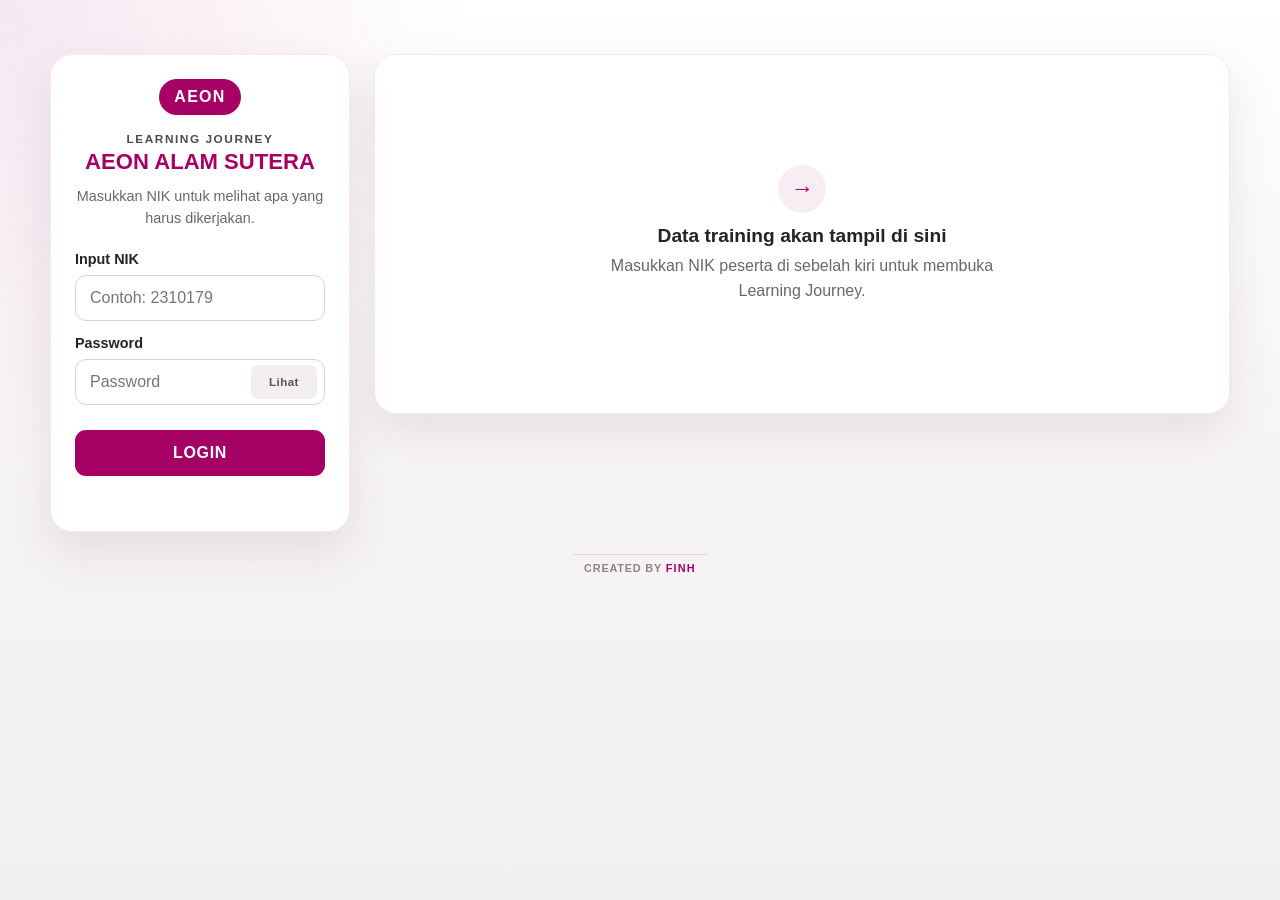
<file: index.html>
<!DOCTYPE html>
<html lang="id">
<head>
  <meta charset="UTF-8">
  <meta name="viewport" content="width=device-width, initial-scale=1.0">
  <meta name="theme-color" content="#a50064">
  <title>Learning Journey - AEON Alam Sutera</title>
  <link rel="stylesheet" href="style.css?v=20260828-fix2">
</head>
<body>
  <main class="page-shell">
    <div class="workspace">
      <aside class="login-panel" aria-label="Login Learning Journey">
        <div class="login-card">
          <div class="brand-mark" aria-hidden="true">AEON</div>
          <p class="eyebrow">LEARNING JOURNEY</p>
          <h1>AEON ALAM SUTERA</h1>
          <p class="hero-copy">Masukkan NIK untuk melihat apa yang harus dikerjakan.</p>

          <label for="search">Input NIK</label>
          <input
            id="search"
            list="participants"
            inputmode="text"
            autocomplete="off"
            placeholder="Contoh: 2310179"
            aria-describedby="search-help"
          >
          <datalist id="participants"></datalist>

          <label for="password">Password</label>
          <div class="password-field">
            <input
              id="password"
              type="password"
              autocomplete="current-password"
              placeholder="Password"
              aria-describedby="search-help"
            >
            <button id="toggle-password" class="password-toggle" type="button" aria-label="Tampilkan password">Lihat</button>
          </div>

          <button id="search-button" type="button">LOGIN</button>
          <p id="search-help" class="helper-text"
        </div>
        <div id="status" class="status" role="status" aria-live="polite"></div>
      </aside>

      <section id="result" class="result-panel" aria-live="polite">
        <div class="welcome-card">
          <span class="welcome-icon" aria-hidden="true">→</span>
          <h2>Data training akan tampil di sini</h2>
          <p>Masukkan NIK peserta di sebelah kiri untuk membuka Learning Journey.</p>
        </div>
      </section>
    </div>
    <footer class="site-credit">Created by <strong>FINH</strong></footer>
  </main>

  <script src="catalog.js?v=20260828-fix2"></script>
  <script src="app.js?v=20260828-fix2"></script>
</body>
</html>
</file>
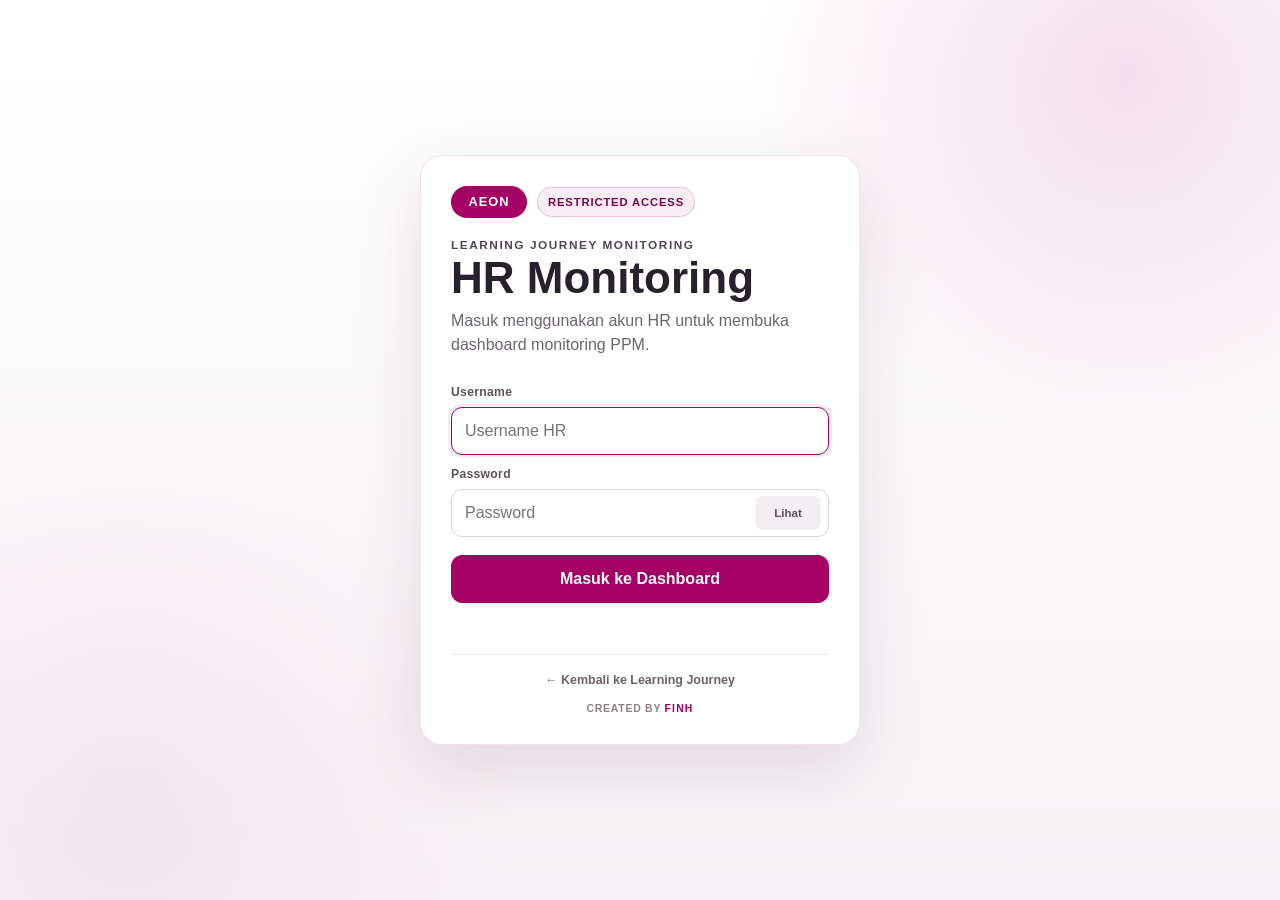
<file: hr.html>
<!DOCTYPE html>
<html lang="id">
<head>
  <meta charset="UTF-8">
  <meta name="viewport" content="width=device-width, initial-scale=1.0">
  <meta name="theme-color" content="#a50064">
  <meta name="robots" content="noindex,nofollow,noarchive">
  <title>HR Monitoring PPM - AEON Alam Sutera</title>
  <link rel="stylesheet" href="style.css?v=20260829-hrfinal1">
  <link rel="stylesheet" href="hr.css?v=20260829-hrfinal1">
</head>
<body class="hr-page">
  <section id="hr-login-gate" class="hr-login-gate" aria-label="Login HR Monitoring">
    <div class="hr-login-card">
      <div class="hr-login-brand-row">
        <span class="brand-mark hr-brand" aria-hidden="true">AEON</span>
        <span class="internal-badge">RESTRICTED ACCESS</span>
      </div>
      <p class="eyebrow">LEARNING JOURNEY MONITORING</p>
      <h1>HR Monitoring</h1>
      <p class="hr-login-copy">Masuk menggunakan akun HR untuk membuka dashboard monitoring PPM.</p>

      <form id="hr-login-form" class="hr-login-form" novalidate>
        <label for="hr-username">Username</label>
        <input id="hr-username" name="username" type="text" autocomplete="username" required placeholder="Username HR">

        <label for="hr-password">Password</label>
        <div class="password-field">
          <input id="hr-password" name="password" type="password" autocomplete="current-password" required placeholder="Password">
          <button id="toggle-password" class="password-toggle" type="button" aria-label="Tampilkan password">Lihat</button>
        </div>

        <button id="hr-login-button" class="primary-button hr-login-button" type="submit">Masuk ke Dashboard</button>
        <p id="hr-login-status" class="hr-login-status" role="status" aria-live="polite"></p>
      </form>

      <div class="hr-login-bottom">
        <a href="index.html" class="back-to-journey">← Kembali ke Learning Journey</a>
        <div class="site-credit compact-credit">Created by <strong>FINH</strong></div>
      </div>
    </div>
  </section>

  <main id="hr-app" class="hr-shell" hidden>
    <header class="hr-header">
      <div>
        <div class="hr-brand-row">
          <span class="brand-mark hr-brand" aria-hidden="true">AEON</span>
          <span class="internal-badge">HR MONITORING</span>
        </div>
        <p class="eyebrow">LEARNING JOURNEY MONITORING</p>
        <h1>Monitoring PPM</h1>
        <p class="hr-subtitle">Pantau assignment dan checklist penyelesaian peserta berdasarkan section, level, dan Basic.</p>
      </div>
      <div class="header-actions">
        <a class="secondary-button" href="index.html">Buka Learning Journey</a>
        <button id="refresh-progress" class="secondary-button" type="button">Refresh Progress</button>
        <button id="export-button" class="primary-button" type="button">Export CSV</button>
        <button id="hr-logout" class="logout-button" type="button">Keluar</button>
      </div>
    </header>

    <div id="progress-backend-banner" class="backend-banner" hidden>
      Progress backend belum terhubung. Data peserta dan link training tetap tampil, tetapi status checklist belum dapat dimonitor.
    </div>

    <section class="summary-grid progress-summary-grid" aria-label="Ringkasan monitoring">
      <article class="summary-card"><span class="summary-label">Peserta terlihat</span><strong id="summary-total">0</strong><small id="summary-total-note">dari 0 peserta</small></article>
      <article class="summary-card"><span class="summary-label">Completed</span><strong id="summary-completed">0</strong><small>100% materi selesai</small></article>
      <article class="summary-card"><span class="summary-label">On Progress</span><strong id="summary-inprogress">0</strong><small>sudah mulai</small></article>
      <article class="summary-card"><span class="summary-label">Belum Mulai</span><strong id="summary-notstarted">0</strong><small>0% progress</small></article>
      <article class="summary-card"><span class="summary-label">Rata-rata Progress</span><strong id="summary-average">0%</strong><small id="summary-section-note">0 section</small></article>
    </section>

    <section class="monitor-card">
      <div class="filters-heading">
        <div><h2>Daftar Peserta</h2><p>Default menampilkan kategori PPM. Gunakan filter untuk melihat kelompok dan status progress tertentu.</p></div>
        <span id="result-count" class="count-pill">0 peserta</span>
      </div>

      <div class="filters-grid progress-filters-grid">
        <label class="filter-field filter-search"><span>Cari peserta</span><input id="hr-search" type="search" autocomplete="off" placeholder="NIK atau nama..."></label>
        <label class="filter-field"><span>Kategori</span><select id="filter-category"></select></label>
        <label class="filter-field"><span>Section</span><select id="filter-section"></select></label>
        <label class="filter-field"><span>Level</span><select id="filter-level"></select></label>
        <label class="filter-field"><span>Basic</span><select id="filter-basic"></select></label>
        <label class="filter-field"><span>Status</span><select id="filter-status"><option value="">Semua status</option><option value="Completed">Completed</option><option value="On Progress">On Progress</option><option value="Belum Mulai">Belum Mulai</option><option value="Perlu Mapping">Perlu Mapping</option></select></label>
        <button id="reset-filter" class="ghost-button" type="button">Reset Filter</button>
      </div>

      <div class="table-wrap">
        <table class="monitor-table progress-table">
          <thead><tr><th>NIK</th><th>Nama</th><th>Section</th><th>Kategori</th><th>Current Level</th><th>Yang Dikerjakan</th><th>Progress</th><th>Status</th><th class="action-col">Detail</th></tr></thead>
          <tbody id="monitor-body"></tbody>
        </table>
      </div>

      <div id="monitor-empty" class="monitor-empty" hidden><strong>Data tidak ditemukan.</strong><span>Ubah kata pencarian atau filter yang digunakan.</span></div>
    </section>

    <p class="data-note">Checklist bersifat self-reported oleh peserta. Untuk status kelulusan Post Test yang tervalidasi, sumber hasil Post Test perlu diintegrasikan terpisah.</p>
    <footer class="site-credit">Created by <strong>FINH</strong></footer>
  </main>

  <dialog id="detail-dialog" class="detail-dialog">
    <div class="dialog-shell">
      <div class="dialog-head">
        <div><span class="dialog-kicker">DETAIL PENUGASAN & PROGRESS</span><h2 id="detail-name">Peserta</h2></div>
        <button id="dialog-close" class="dialog-close" type="button" aria-label="Tutup">×</button>
      </div>
      <div id="detail-content" class="detail-content"></div>
    </div>
  </dialog>

  <script src="catalog.js?v=20260829-hrfinal1" defer></script>
  <script src="hr.js?v=20260829-hrfinal1" defer></script>
</body>
</html>
</file>
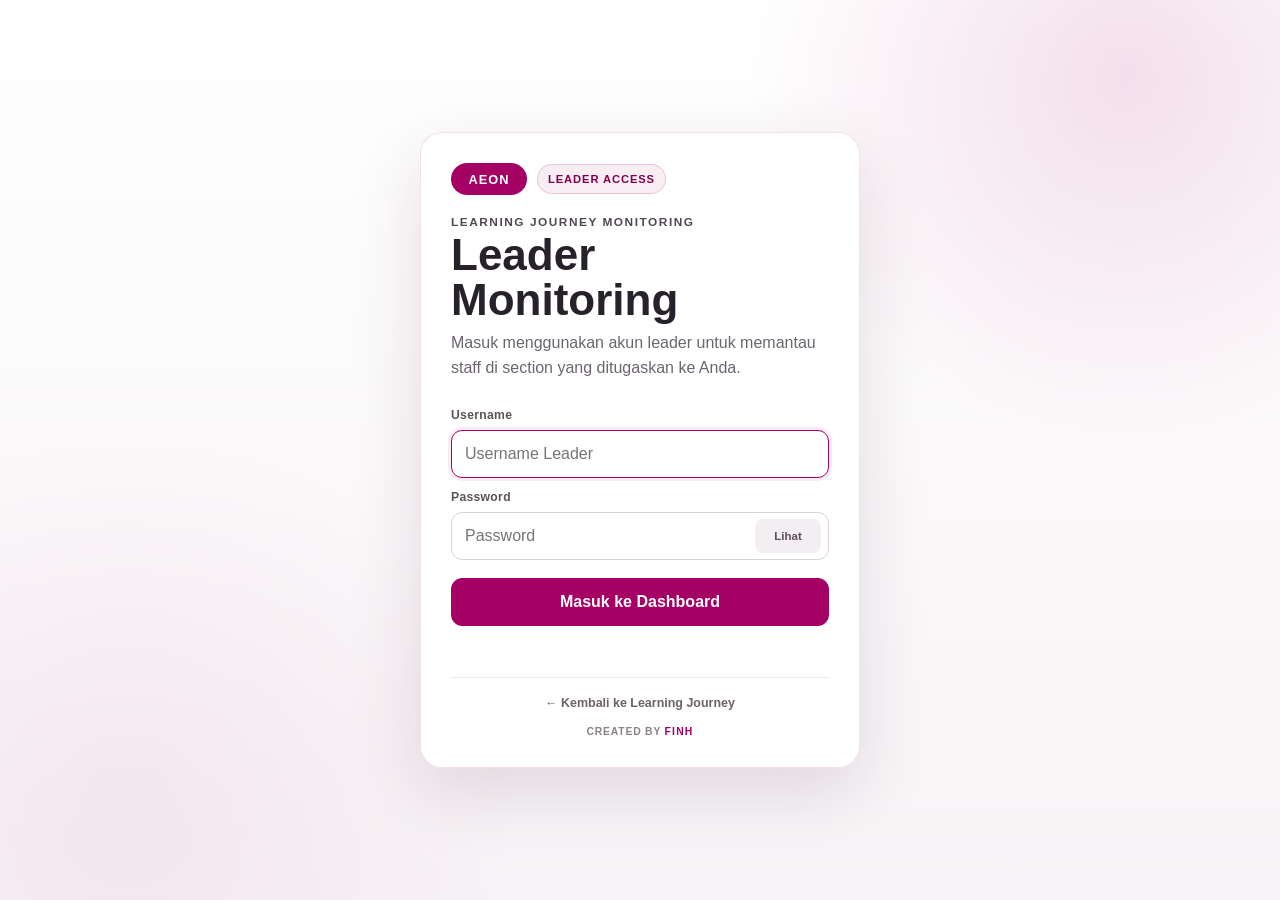
<file: leader.html>
<!DOCTYPE html>
<html lang="id">
<head>
  <meta charset="UTF-8">
  <meta name="viewport" content="width=device-width, initial-scale=1.0">
  <meta name="theme-color" content="#a50064">
  <meta name="robots" content="noindex,nofollow,noarchive">
  <title>Leader Monitoring PPM - AEON Alam Sutera</title>
  <link rel="stylesheet" href="style.css?v=20260906-leader1">
  <link rel="stylesheet" href="leader.css?v=20260906-leader1">
</head>
<body class="hr-page">
  <section id="hr-login-gate" class="hr-login-gate" aria-label="Login Leader Monitoring">
    <div class="hr-login-card">
      <div class="hr-login-brand-row">
        <span class="brand-mark hr-brand" aria-hidden="true">AEON</span>
        <span class="internal-badge">LEADER ACCESS</span>
      </div>
      <p class="eyebrow">LEARNING JOURNEY MONITORING</p>
      <h1>Leader Monitoring</h1>
      <p class="hr-login-copy">Masuk menggunakan akun leader untuk memantau staff di section yang ditugaskan ke Anda.</p>

      <form id="hr-login-form" class="hr-login-form" novalidate>
        <label for="hr-username">Username</label>
        <input id="hr-username" name="username" type="text" autocomplete="username" required placeholder="Username Leader">

        <label for="hr-password">Password</label>
        <div class="password-field">
          <input id="hr-password" name="password" type="password" autocomplete="current-password" required placeholder="Password">
          <button id="toggle-password" class="password-toggle" type="button" aria-label="Tampilkan password">Lihat</button>
        </div>

        <button id="hr-login-button" class="primary-button hr-login-button" type="submit">Masuk ke Dashboard</button>
        <p id="hr-login-status" class="hr-login-status" role="status" aria-live="polite"></p>
      </form>

      <div class="hr-login-bottom">
        <a href="index.html" class="back-to-journey">← Kembali ke Learning Journey</a>
        <div class="site-credit compact-credit">Created by <strong>FINH</strong></div>
      </div>
    </div>
  </section>

  <main id="hr-app" class="hr-shell" hidden>
    <header class="hr-header">
      <div>
        <div class="hr-brand-row">
          <span class="brand-mark hr-brand" aria-hidden="true">AEON</span>
          <span class="internal-badge" id="leader-scope-badge">LEADER MONITORING</span>
        </div>
        <p class="eyebrow">LEARNING JOURNEY MONITORING</p>
        <h1>Monitoring Staff</h1>
        <p class="hr-subtitle">Pantau assignment dan checklist penyelesaian staff di section Anda.</p>
      </div>
      <div class="header-actions">
        <a class="secondary-button" href="index.html">Buka Learning Journey</a>
        <button id="refresh-progress" class="secondary-button" type="button">Refresh Progress</button>
        <button id="export-button" class="primary-button" type="button">Export CSV</button>
        <button id="hr-logout" class="logout-button" type="button">Keluar</button>
      </div>
    </header>

    <div id="progress-backend-banner" class="backend-banner" hidden>
      Progress backend belum terhubung. Data staff dan link training tetap tampil, tetapi status checklist belum dapat dimonitor.
    </div>

    <section class="summary-grid progress-summary-grid" aria-label="Ringkasan monitoring">
      <article class="summary-card"><span class="summary-label">Staff terlihat</span><strong id="summary-total">0</strong><small id="summary-total-note">dari 0 staff</small></article>
      <article class="summary-card"><span class="summary-label">Completed</span><strong id="summary-completed">0</strong><small>100% materi selesai</small></article>
      <article class="summary-card"><span class="summary-label">On Progress</span><strong id="summary-inprogress">0</strong><small>sudah mulai</small></article>
      <article class="summary-card"><span class="summary-label">Belum Mulai</span><strong id="summary-notstarted">0</strong><small>0% progress</small></article>
      <article class="summary-card"><span class="summary-label">Rata-rata Progress</span><strong id="summary-average">0%</strong><small id="summary-section-note">0 section</small></article>
    </section>

    <section class="monitor-card">
      <div class="filters-heading">
        <div><h2>Daftar Staff</h2><p>Menampilkan staff dari section yang ditugaskan ke akun Anda. Gunakan filter untuk menyaring lebih lanjut.</p></div>
        <span id="result-count" class="count-pill">0 staff</span>
      </div>

      <div class="filters-grid progress-filters-grid">
        <label class="filter-field filter-search"><span>Cari staff</span><input id="hr-search" type="search" autocomplete="off" placeholder="NIK atau nama..."></label>
        <label class="filter-field"><span>Kategori</span><select id="filter-category"></select></label>
        <label class="filter-field"><span>Section</span><select id="filter-section"></select></label>
        <label class="filter-field"><span>Level</span><select id="filter-level"></select></label>
        <label class="filter-field"><span>Basic</span><select id="filter-basic"></select></label>
        <label class="filter-field"><span>Status</span><select id="filter-status"><option value="">Semua status</option><option value="Completed">Completed</option><option value="On Progress">On Progress</option><option value="Belum Mulai">Belum Mulai</option><option value="Perlu Mapping">Perlu Mapping</option></select></label>
        <button id="reset-filter" class="ghost-button" type="button">Reset Filter</button>
      </div>

      <div class="table-wrap">
        <table class="monitor-table progress-table">
          <thead><tr><th>NIK</th><th>Nama</th><th>Section</th><th>Kategori</th><th>Current Level</th><th>Yang Dikerjakan</th><th>Progress</th><th>Status</th><th class="action-col">Detail</th></tr></thead>
          <tbody id="monitor-body"></tbody>
        </table>
      </div>

      <div id="monitor-empty" class="monitor-empty" hidden><strong>Data tidak ditemukan.</strong><span>Ubah kata pencarian atau filter yang digunakan.</span></div>
    </section>

    <p class="data-note">Checklist bersifat self-reported oleh staff. Untuk status kelulusan Post Test yang tervalidasi, sumber hasil Post Test perlu diintegrasikan terpisah.</p>
    <footer class="site-credit">Created by <strong>FINH</strong></footer>
  </main>

  <dialog id="detail-dialog" class="detail-dialog">
    <div class="dialog-shell">
      <div class="dialog-head">
        <div><span class="dialog-kicker">DETAIL PENUGASAN & PROGRESS</span><h2 id="detail-name">Staff</h2></div>
        <button id="dialog-close" class="dialog-close" type="button" aria-label="Tutup">×</button>
      </div>
      <div id="detail-content" class="detail-content"></div>
    </div>
  </dialog>

  <script src="catalog.js?v=20260906-leader1" defer></script>
  <script src="leader.js?v=20260906-leader1" defer></script>
</body>
</html>
</file>
<file: style.css>
:root{
  --aeon:#a50064;
  --aeon-dark:#7f004d;
  --aeon-soft:#f9edf4;
  --ink:#26212a;
  --muted:#6c6570;
  --line:#e7e1e5;
  --surface:#ffffff;
  --surface-2:#fbfafb;
  --bg:#f4f2f4;
  --shadow:0 18px 45px rgba(68,28,52,.10);
  --radius:22px;
}

*{box-sizing:border-box}
html{scroll-behavior:smooth}
body{
  margin:0;
  min-height:100vh;
  font-family:Inter,ui-sans-serif,-apple-system,BlinkMacSystemFont,"Segoe UI",Arial,sans-serif;
  color:var(--ink);
  background:
    radial-gradient(circle at 0 0,rgba(165,0,100,.09),transparent 30%),
    linear-gradient(180deg,#fff 0,#f6f3f5 55%,#f1eff1 100%);
}
button,input{font:inherit}
button{cursor:pointer}

.page-shell{
  width:min(1180px,calc(100% - 34px));
  margin:0 auto;
  padding:54px 0 72px;
}

.workspace{
  display:grid;
  grid-template-columns:300px minmax(0,1fr);
  gap:24px;
  align-items:start;
}

.login-panel{
  position:sticky;
  top:28px;
}

.login-card,.journey-card,.welcome-card{
  background:rgba(255,255,255,.96);
  border:1px solid rgba(165,0,100,.09);
  border-radius:var(--radius);
  box-shadow:var(--shadow);
}

.login-card{
  padding:24px;
  text-align:center;
}

.brand-mark{
  display:inline-grid;
  place-items:center;
  min-width:82px;
  height:36px;
  padding:0 14px;
  margin-bottom:17px;
  border-radius:999px;
  background:var(--aeon);
  color:#fff;
  font-weight:850;
  letter-spacing:.08em;
}

.eyebrow{
  margin:0 0 4px;
  font-size:.74rem;
  font-weight:850;
  letter-spacing:.13em;
  color:#4f4851;
}

.login-card h1{
  margin:0;
  color:var(--aeon);
  font-size:1.38rem;
  line-height:1.12;
}

.hero-copy{
  margin:10px 0 22px;
  color:var(--muted);
  font-size:.9rem;
  line-height:1.55;
}

.login-card label{
  display:block;
  margin:0 0 8px;
  text-align:left;
  font-weight:780;
  font-size:.9rem;
}

.login-card input{
  width:100%;
  min-width:0;
  padding:13px 14px;
  margin-bottom:14px;
  border:1px solid #d9d2d7;
  border-radius:11px;
  background:#fff;
  color:var(--ink);
  outline:none;
  transition:border-color .2s,box-shadow .2s;
}

.login-card input:focus{
  border-color:var(--aeon);
  box-shadow:0 0 0 4px rgba(165,0,100,.10);
}

.login-card .password-field{position:relative;margin-bottom:14px}
.login-card .password-field input{padding-right:96px;margin-bottom:0}
.login-card .password-toggle{
  position:absolute;
  top:50%;
  right:8px;
  transform:translateY(-50%);
  width:auto;        /* ← TAMBAHKAN */
  min-width:66px;
  min-height:34px;
  margin-top:0;      /* ← TAMBAHKAN */
  padding:6px 9px;
  border:0;
  border-radius:8px;
  background:#f3eef1;
  color:#5d5058;
  font:inherit;
  font-size:.72rem;
  font-weight:850;
  cursor:pointer;
}

.login-card button{
  width:100%;
  min-height:46px;
  margin-top:11px;
  padding:11px 16px;
  border:0;
  border-radius:11px;
  background:var(--aeon);
  color:#fff;
  font-weight:850;
  letter-spacing:.04em;
  transition:background .15s,transform .15s;
}
.login-card button:hover{background:var(--aeon-dark)}
.login-card button:active{transform:translateY(1px)}
.login-card button:disabled{opacity:.6;cursor:not-allowed}

.helper-text{
  margin:9px 0 0;
  text-align:left;
  color:var(--muted);
  font-size:.78rem;
  line-height:1.45;
}

.status{
  min-height:22px;
  padding-top:10px;
  text-align:center;
  color:var(--muted);
  font-size:.86rem;
}
.status.error{color:#b42318}

.result-panel{min-width:0}

.welcome-card{
  min-height:360px;
  display:grid;
  place-items:center;
  align-content:center;
  text-align:center;
  padding:38px;
  color:var(--muted);
}
.welcome-icon{
  display:grid;
  place-items:center;
  width:48px;
  height:48px;
  margin-bottom:12px;
  border-radius:50%;
  background:var(--aeon-soft);
  color:var(--aeon);
  font-size:1.45rem;
  font-weight:900;
}
.welcome-card h2{margin:0;color:var(--ink);font-size:1.2rem}
.welcome-card p{margin:7px 0 0;max-width:420px;line-height:1.55}

.journey-card{overflow:hidden}

.journey-top{
  display:grid;
  grid-template-columns:1fr auto;
  gap:18px;
  padding:25px 26px 20px;
  border-bottom:1px solid var(--line);
  background:linear-gradient(135deg,#fff 35%,var(--aeon-soft));
}

.person-name{
  margin:0 0 15px;
  font-size:clamp(1.22rem,3vw,1.65rem);
}

.meta-grid{
  display:grid;
  grid-template-columns:repeat(3,minmax(0,1fr));
  gap:10px;
}
.meta-item{
  padding:11px 12px;
  border:1px solid var(--line);
  border-radius:12px;
  background:rgba(255,255,255,.84);
}
.meta-label{
  display:block;
  margin-bottom:4px;
  color:var(--muted);
  font-size:.72rem;
  font-weight:800;
  text-transform:uppercase;
  letter-spacing:.06em;
}
.meta-value{
  display:block;
  font-weight:760;
  overflow-wrap:anywhere;
}

.badges{
  display:flex;
  align-items:flex-start;
  justify-content:flex-end;
  gap:8px;
  flex-wrap:wrap;
}
.badge{
  display:inline-flex;
  align-items:center;
  justify-content:center;
  min-height:37px;
  padding:8px 14px;
  border-radius:999px;
  font-size:.84rem;
  font-weight:850;
  white-space:nowrap;
}
.badge.primary{background:var(--aeon);color:#fff}
.badge.secondary{background:#fff;border:1px solid #d8ccd3;color:var(--ink)}

.assignment-head{
  margin:18px 26px 0;
  padding:16px 18px;
  border:1px solid var(--line);
  border-radius:14px;
  text-align:center;
  background:#fff;
}
.assignment-head p{
  margin:0 0 4px;
  color:var(--muted);
  font-size:.78rem;
  font-weight:800;
  text-transform:uppercase;
  letter-spacing:.07em;
}
.assignment-head h2{margin:0;font-size:1.3rem}
.basic-highlight{color:var(--aeon)}

.task-list{padding:14px 26px 28px}
.task-header,.task-row{
  display:grid;
  grid-template-columns:minmax(0,1.75fr) minmax(135px,.62fr) minmax(135px,.62fr);
  gap:10px;
  align-items:center;
}
.task-header{
  padding:0 12px 6px;
  color:var(--muted);
  font-size:.72rem;
  font-weight:850;
  text-transform:uppercase;
  letter-spacing:.055em;
}
.task-row{
  padding:11px 12px;
  margin-top:8px;
  border:1px solid var(--line);
  border-radius:13px;
  background:var(--surface-2);
}
.task-title{
  font-weight:730;
  line-height:1.42;
  overflow-wrap:anywhere;
}
.task-action{display:flex}
.action-link{
  width:100%;
  display:inline-flex;
  align-items:center;
  justify-content:center;
  min-height:41px;
  padding:9px 10px;
  border-radius:9px;
  border:1px solid rgba(165,0,100,.20);
  text-decoration:none;
  text-align:center;
  color:var(--aeon);
  background:#fff;
  font-size:.84rem;
  font-weight:820;
  transition:background .15s,border-color .15s,transform .15s;
}
.action-link:hover{background:var(--aeon-soft);border-color:rgba(165,0,100,.38)}
.action-link:active{transform:translateY(1px)}
.action-link.module-link{background:var(--aeon);border-color:var(--aeon);color:#fff}
.action-link.module-link:hover{background:var(--aeon-dark);border-color:var(--aeon-dark)}
.action-link.disabled{pointer-events:none;color:#9b9498;background:#f0edef;border-color:#e2dde0}
.empty-state{
  margin:18px 26px 28px;
  padding:18px;
  border:1px dashed #cfc6cc;
  border-radius:14px;
  text-align:center;
  color:var(--muted);
  background:#fcfbfc;
}

@media (max-width:900px){
  .page-shell{padding-top:28px}
  .workspace{grid-template-columns:1fr}
  .login-panel{position:static}
  .login-card{max-width:620px;margin:0 auto}
  .status{max-width:620px;margin:0 auto}
}

@media (max-width:700px){
  .page-shell{width:min(100% - 20px,1180px)}
  .journey-top{grid-template-columns:1fr;padding:20px 18px 17px}
  .badges{justify-content:flex-start;grid-row:1}
  .meta-grid{grid-template-columns:1fr}
  .assignment-head{margin:15px 18px 0}
  .task-list{padding:12px 18px 22px}
  .task-header{display:none}
  .task-row{grid-template-columns:1fr 1fr;gap:9px;padding:13px}
  .task-title{grid-column:1/-1;padding-bottom:3px}
  .task-action.post-test{display:block}
  .task-action::before{
    display:block;
    margin-bottom:5px;
    color:var(--muted);
    font-size:.66rem;
    font-weight:850;
    text-transform:uppercase;
    letter-spacing:.05em;
  }
  .task-action.post-test::before{content:"Post Test"}
}

@media (max-width:430px){
  .login-card{padding:20px}
  .task-row{grid-template-columns:1fr}
  .task-title,.task-action{grid-column:1}
}

/* ===== Progress checklist ===== */
.progress-panel{
  margin:14px 26px 0;
  padding:14px 16px;
  border:1px solid var(--line);
  border-radius:14px;
  background:linear-gradient(180deg,#fff,#fcfafb);
}
.progress-copy{display:flex;align-items:flex-end;justify-content:space-between;gap:16px}
.progress-eyebrow{display:block;margin-bottom:3px;color:var(--aeon);font-size:.68rem;font-weight:900;letter-spacing:.09em}
.progress-copy strong{font-size:.94rem}
.progress-percent{color:var(--aeon);font-size:1.1rem;font-weight:900}
.progress-track{height:9px;margin-top:10px;border-radius:999px;background:#eee8ec;overflow:hidden}
.progress-track span{display:block;height:100%;border-radius:inherit;background:var(--aeon);transition:width .3s ease}
.progress-note{margin:8px 0 0;color:var(--muted);font-size:.76rem;line-height:1.45}
.task-header,.task-row{grid-template-columns:minmax(0,1.85fr) minmax(150px,.66fr) minmax(100px,.4fr)}
.completion-control{display:flex;align-items:center;justify-content:center;gap:7px;min-height:41px;padding:7px 8px;border:1px solid #ddd4da;border-radius:10px;background:#fff;cursor:pointer;user-select:none}
.completion-control input{position:absolute;opacity:0;pointer-events:none}
.check-box{display:grid;place-items:center;width:25px;height:25px;border:2px solid #b8afb5;border-radius:7px;background:#fff;color:transparent;font-size:.88rem;font-weight:950;transition:.15s}
.check-text{font-size:.76rem;font-weight:850;color:#625a60}
.task-checkbox:checked + .check-box{border-color:#16843f;background:#16843f;color:#fff}
.task-checkbox:disabled ~ .check-text{opacity:.55}
.completion-control:has(.task-checkbox:disabled){cursor:not-allowed;opacity:.65}
.task-row.completed{border-color:rgba(22,132,63,.25);background:#f8fcf9}
.task-row.completed .task-title{color:#3f664c}
.task-row.saving{opacity:.62;pointer-events:none}
@media (max-width:700px){
  .progress-panel{margin:12px 18px 0}
  .task-row{grid-template-columns:1fr 1fr}
}
@media (max-width:430px){
  .task-row{grid-template-columns:1fr}
  .completion-control{grid-column:1}
}

/* ===== Site credit ===== */
.site-credit{
  width:max-content;
  max-width:100%;
  margin:22px auto 0;
  padding:7px 11px;
  border-top:1px solid rgba(165,0,100,.14);
  color:#8b8187;
  font-size:.68rem;
  font-weight:650;
  letter-spacing:.075em;
  text-transform:uppercase;
}
.site-credit strong{color:var(--aeon);font-weight:900;letter-spacing:.11em}
.compact-credit{margin:0;border-top:0;padding:0;font-size:.65rem}
</file>
<file: hr.css>
/* HTML hidden state must override component display rules. */
.hr-login-gate[hidden],
.hr-shell[hidden]{
  display:none !important;
}

.hr-page{
  background:
    radial-gradient(circle at 100% 0,rgba(165,0,100,.08),transparent 28%),
    linear-gradient(180deg,#fff 0,#f7f4f6 48%,#f1eff1 100%);
}
.hr-shell{
  width:min(1380px,calc(100% - 34px));
  margin:0 auto;
  padding:38px 0 70px;
}
.hr-header{
  display:flex;
  align-items:flex-start;
  justify-content:space-between;
  gap:24px;
  margin-bottom:22px;
}
.hr-brand-row{display:flex;align-items:center;gap:10px;margin-bottom:10px}
.hr-brand{margin:0;min-width:76px;height:32px;font-size:.8rem}
.internal-badge{
  display:inline-flex;
  align-items:center;
  min-height:30px;
  padding:6px 10px;
  border:1px solid rgba(165,0,100,.18);
  border-radius:999px;
  background:var(--aeon-soft);
  color:var(--aeon-dark);
  font-size:.7rem;
  font-weight:850;
  letter-spacing:.08em;
}
.hr-header h1{margin:2px 0 7px;font-size:clamp(1.8rem,4vw,2.55rem);line-height:1.05;color:var(--ink)}
.hr-subtitle{max-width:720px;margin:0;color:var(--muted);line-height:1.55}
.header-actions{display:flex;gap:10px;flex-wrap:wrap;justify-content:flex-end}
.primary-button,.secondary-button,.ghost-button{
  display:inline-flex;
  align-items:center;
  justify-content:center;
  min-height:43px;
  padding:10px 15px;
  border-radius:11px;
  font:inherit;
  font-weight:800;
  text-decoration:none;
  cursor:pointer;
}
.primary-button{border:1px solid var(--aeon);background:var(--aeon);color:#fff}
.secondary-button{border:1px solid #d8cbd3;background:#fff;color:var(--ink)}
.ghost-button{border:1px solid var(--line);background:var(--surface-2);color:var(--ink);align-self:end}
.primary-button:hover{background:var(--aeon-dark)}
.secondary-button:hover,.ghost-button:hover{border-color:#cbbbc5;background:#fff}

.summary-grid{
  display:grid;
  grid-template-columns:repeat(4,minmax(0,1fr));
  gap:13px;
  margin-bottom:18px;
}
.summary-card{
  padding:18px 19px;
  border:1px solid rgba(165,0,100,.09);
  border-radius:17px;
  background:rgba(255,255,255,.95);
  box-shadow:0 10px 28px rgba(68,28,52,.06);
}
.summary-label{display:block;color:var(--muted);font-size:.76rem;font-weight:800;text-transform:uppercase;letter-spacing:.06em}
.summary-card strong{display:block;margin:5px 0 2px;font-size:1.75rem;color:var(--ink)}
.summary-card small{color:var(--muted)}

.monitor-card{
  overflow:hidden;
  border:1px solid rgba(165,0,100,.09);
  border-radius:20px;
  background:#fff;
  box-shadow:var(--shadow);
}
.filters-heading{
  display:flex;
  align-items:flex-start;
  justify-content:space-between;
  gap:20px;
  padding:21px 22px 14px;
}
.filters-heading h2{margin:0 0 4px;font-size:1.18rem}
.filters-heading p{margin:0;color:var(--muted);font-size:.88rem;line-height:1.45}
.count-pill{display:inline-flex;align-items:center;min-height:31px;padding:6px 10px;border-radius:999px;background:var(--aeon-soft);color:var(--aeon-dark);font-size:.78rem;font-weight:850;white-space:nowrap}
.filters-grid{
  display:grid;
  grid-template-columns:minmax(220px,1.6fr) repeat(4,minmax(125px,.8fr)) auto;
  gap:10px;
  padding:0 22px 19px;
  border-bottom:1px solid var(--line);
}
.filter-field{display:grid;gap:6px;min-width:0}
.filter-field span{font-size:.74rem;font-weight:800;color:var(--muted)}
.filter-field input,.filter-field select{
  width:100%;
  min-width:0;
  min-height:43px;
  padding:9px 11px;
  border:1px solid #dcd5d9;
  border-radius:10px;
  background:#fff;
  color:var(--ink);
  outline:none;
}
.filter-field input:focus,.filter-field select:focus{border-color:var(--aeon);box-shadow:0 0 0 3px rgba(165,0,100,.08)}

.table-wrap{overflow:auto;max-height:620px}
.monitor-table{width:100%;border-collapse:separate;border-spacing:0;min-width:980px}
.monitor-table th{
  position:sticky;
  top:0;
  z-index:2;
  padding:12px 14px;
  border-bottom:1px solid var(--line);
  background:#faf8f9;
  color:#5d555d;
  text-align:left;
  font-size:.72rem;
  font-weight:850;
  text-transform:uppercase;
  letter-spacing:.05em;
}
.monitor-table td{padding:13px 14px;border-bottom:1px solid #f0ecef;font-size:.88rem;vertical-align:middle}
.monitor-table tbody tr:hover{background:#fdf9fb}
.monitor-table tbody tr:last-child td{border-bottom:0}
.cell-name{font-weight:780;color:var(--ink)}
.cell-nik{font-variant-numeric:tabular-nums;color:#50484f}
.small-tag,.basic-tag{
  display:inline-flex;
  align-items:center;
  min-height:28px;
  padding:5px 9px;
  border-radius:999px;
  font-size:.75rem;
  font-weight:800;
  white-space:nowrap;
}
.small-tag{background:#f4f1f3;color:#4d464b}
.small-tag.ppm{background:var(--aeon-soft);color:var(--aeon-dark)}
.basic-tag{border:1px solid #dfd7dc;background:#fff;color:var(--ink)}
.detail-button{
  min-height:34px;
  padding:7px 11px;
  border:1px solid rgba(165,0,100,.24);
  border-radius:9px;
  background:#fff;
  color:var(--aeon);
  font:inherit;
  font-size:.78rem;
  font-weight:850;
}
.detail-button:hover{background:var(--aeon-soft)}
.action-col{text-align:right!important}
.monitor-table td:last-child{text-align:right}
.monitor-empty{display:grid;place-items:center;text-align:center;gap:5px;padding:42px 20px;color:var(--muted)}
.monitor-empty strong{color:var(--ink)}
.data-note{margin:13px 3px 0;color:var(--muted);font-size:.78rem;line-height:1.5}

.detail-dialog{
  width:min(900px,calc(100% - 26px));
  max-height:min(86vh,820px);
  padding:0;
  border:0;
  border-radius:20px;
  background:#fff;
  box-shadow:0 30px 90px rgba(30,10,22,.28);
}
.detail-dialog::backdrop{background:rgba(31,20,27,.48);backdrop-filter:blur(3px)}
.dialog-shell{min-height:180px}
.dialog-head{
  display:flex;
  align-items:flex-start;
  justify-content:space-between;
  gap:15px;
  padding:20px 21px 15px;
  border-bottom:1px solid var(--line);
  background:linear-gradient(135deg,#fff 45%,var(--aeon-soft));
}
.dialog-kicker{display:block;margin-bottom:4px;color:var(--aeon);font-size:.68rem;font-weight:900;letter-spacing:.1em}
.dialog-head h2{margin:0;font-size:1.28rem}
.dialog-close{display:grid;place-items:center;width:38px;height:38px;border:1px solid #e1dade;border-radius:50%;background:#fff;color:#534a50;font-size:1.55rem;line-height:1}
.detail-content{padding:19px 21px 22px;overflow:auto;max-height:calc(86vh - 82px)}
.detail-meta{display:grid;grid-template-columns:repeat(5,minmax(0,1fr));gap:9px;margin-bottom:16px}
.detail-meta .meta-item{padding:10px 11px}
.detail-assignment{
  display:flex;
  align-items:center;
  justify-content:space-between;
  gap:15px;
  margin:0 0 12px;
  padding:13px 14px;
  border:1px solid var(--line);
  border-radius:12px;
  background:#fff;
}
.detail-assignment strong{font-size:1rem}
.journey-button{display:inline-flex;align-items:center;justify-content:center;padding:8px 11px;border-radius:9px;background:var(--aeon);color:#fff;text-decoration:none;font-size:.78rem;font-weight:850;white-space:nowrap}
.detail-task-list{display:grid;gap:9px}
.detail-task{
  display:grid;
  grid-template-columns:minmax(0,1fr) auto auto;
  gap:9px;
  align-items:center;
  padding:11px 12px;
  border:1px solid #ebe5e9;
  border-radius:11px;
  background:#fcfbfc;
}
.detail-task-title{font-size:.86rem;font-weight:760;line-height:1.35}
.detail-link{display:inline-flex;align-items:center;justify-content:center;min-height:34px;padding:7px 10px;border-radius:8px;text-decoration:none;font-size:.75rem;font-weight:850;white-space:nowrap}
.detail-link.post{background:var(--aeon);color:#fff}
.detail-link.module{border:1px solid #d7ccd3;background:#fff;color:var(--ink)}
.detail-link.disabled{opacity:.45;pointer-events:none}
.detail-loading,.detail-error,.detail-empty{padding:24px 8px;text-align:center;color:var(--muted);line-height:1.55}
.detail-error{color:#9c2e27}

@media (max-width:1100px){
  .filters-grid{grid-template-columns:repeat(3,minmax(0,1fr))}
  .filter-search{grid-column:span 2}
  .summary-grid{grid-template-columns:repeat(2,minmax(0,1fr))}
  .detail-meta{grid-template-columns:repeat(3,minmax(0,1fr))}
}
@media (max-width:720px){
  .hr-shell{width:min(100% - 22px,1380px);padding-top:22px}
  .hr-header{display:block}
  .header-actions{justify-content:flex-start;margin-top:16px}
  .summary-grid{grid-template-columns:repeat(2,minmax(0,1fr));gap:9px}
  .summary-card{padding:15px}
  .filters-heading{display:block}
  .count-pill{margin-top:10px}
  .filters-grid{grid-template-columns:1fr 1fr;padding-left:15px;padding-right:15px}
  .filter-search{grid-column:1/-1}
  .ghost-button{grid-column:1/-1}
  .detail-meta{grid-template-columns:1fr 1fr}
  .detail-task{grid-template-columns:1fr 1fr}
  .detail-task-title{grid-column:1/-1}
  .detail-assignment{align-items:flex-start;flex-direction:column}
}
@media (max-width:430px){
  .summary-grid{grid-template-columns:1fr 1fr}
  .filters-grid{grid-template-columns:1fr}
  .filter-search,.ghost-button{grid-column:auto}
  .detail-meta{grid-template-columns:1fr}
}

/* ===== Stage 2 progress monitoring ===== */
.backend-banner{margin:-5px 0 16px;padding:12px 14px;border:1px solid #efc76c;border-radius:12px;background:#fff8e8;color:#74561d;font-size:.84rem;font-weight:700;line-height:1.45}
.progress-summary-grid{grid-template-columns:repeat(5,minmax(0,1fr))}
.progress-filters-grid{grid-template-columns:minmax(210px,1.4fr) repeat(5,minmax(120px,.75fr)) auto}
.progress-table{min-width:1240px}
.mini-progress{min-width:120px}.mini-progress-top{display:flex;justify-content:space-between;gap:10px;align-items:center;margin-bottom:5px;font-size:.75rem}.mini-progress-top strong{color:var(--ink)}.mini-progress-top span{color:var(--muted);font-weight:750}.mini-track{height:7px;border-radius:999px;background:#ece7ea;overflow:hidden}.mini-track i{display:block;height:100%;border-radius:inherit;background:var(--aeon)}.mini-progress.muted{opacity:.5}
.status-chip{display:inline-flex;align-items:center;justify-content:center;min-height:29px;padding:5px 9px;border-radius:999px;font-size:.73rem;font-weight:850;white-space:nowrap}.status-chip.completed{background:#e7f6eb;color:#176b36}.status-chip.in-progress{background:#fff4da;color:#85600d}.status-chip.not-started{background:#f0edef;color:#675f64}.status-chip.inactive{background:#f1f0f1;color:#858085}
.detail-progress-card{display:flex;align-items:center;justify-content:space-between;gap:12px;margin-bottom:10px;padding:13px 14px;border:1px solid var(--line);border-radius:12px;background:#fbfafb}.detail-progress-card strong{display:block;margin-top:2px}
.detail-task{grid-template-columns:minmax(0,1fr) auto auto}.detail-task.done{border-color:#cae8d2;background:#f8fcf9}.detail-task-title small{display:block;margin-top:4px;color:var(--muted);font-size:.72rem;font-weight:650}.task-state{display:inline-flex;align-items:center;justify-content:center;min-height:32px;padding:6px 9px;border-radius:8px;background:#efedef;color:#766f73;font-size:.72rem;font-weight:850;white-space:nowrap}.task-state.done{background:#e3f5e8;color:#176b36}
@media(max-width:1250px){.progress-summary-grid{grid-template-columns:repeat(3,minmax(0,1fr))}.progress-filters-grid{grid-template-columns:repeat(4,minmax(0,1fr))}.filter-search{grid-column:span 2}}
@media(max-width:720px){.progress-summary-grid{grid-template-columns:repeat(2,minmax(0,1fr))}.progress-filters-grid{grid-template-columns:1fr 1fr}.detail-task{grid-template-columns:1fr 1fr}.detail-task-title{grid-column:1/-1}.task-state{grid-column:1/-1}}
@media(max-width:430px){.progress-filters-grid{grid-template-columns:1fr}.filter-search{grid-column:auto}.progress-summary-grid{grid-template-columns:1fr 1fr}}

/* ===== Stage 3 HR authentication ===== */
.hr-login-gate{
  min-height:100vh;
  display:grid;
  place-items:center;
  padding:28px 18px;
  background:
    radial-gradient(circle at 88% 8%,rgba(165,0,100,.12),transparent 27%),
    radial-gradient(circle at 10% 90%,rgba(165,0,100,.06),transparent 28%),
    linear-gradient(180deg,#fff 0,#f7f3f6 100%);
}
.hr-login-card{
  width:min(440px,100%);
  padding:30px;
  border:1px solid rgba(165,0,100,.12);
  border-radius:22px;
  background:rgba(255,255,255,.97);
  box-shadow:0 24px 70px rgba(65,25,49,.13);
}
.hr-login-brand-row{display:flex;align-items:center;gap:10px;margin-bottom:20px}
.hr-login-card h1{margin:2px 0 8px;color:var(--ink);font-size:clamp(2rem,7vw,2.75rem);line-height:1.02}
.hr-login-copy{margin:0 0 23px;color:var(--muted);line-height:1.55}
.hr-login-form{display:grid;gap:8px}
.hr-login-form>label{margin-top:4px;color:#5c5359;font-size:.76rem;font-weight:850;letter-spacing:.025em}
.hr-login-form input{
  width:100%;
  min-height:48px;
  padding:11px 13px;
  border:1px solid #dcd3d8;
  border-radius:11px;
  background:#fff;
  color:var(--ink);
  font:inherit;
  outline:none;
}
.hr-login-form input:focus{border-color:var(--aeon);box-shadow:0 0 0 3px rgba(165,0,100,.08)}
.password-field{position:relative}
.password-field input{padding-right:86px}
.password-toggle{
  position:absolute;
  top:50%;
  right:8px;
  transform:translateY(-50%);
  min-width:66px;
  min-height:34px;
  padding:6px 9px;
  border:0;
  border-radius:8px;
  background:#f3eef1;
  color:#5d5058;
  font:inherit;
  font-size:.72rem;
  font-weight:850;
  cursor:pointer;
}
.hr-login-button{width:100%;margin-top:10px;min-height:48px}
.hr-login-button:disabled{opacity:.62;cursor:wait}
.hr-login-status{min-height:20px;margin:3px 0 0;color:var(--muted);font-size:.78rem;line-height:1.45;text-align:center}
.hr-login-status.error{color:#a52c35}
.hr-login-bottom{display:grid;place-items:center;gap:16px;margin-top:20px;padding-top:18px;border-top:1px solid #eee8ec}
.back-to-journey{color:#6c6268;font-size:.78rem;font-weight:750;text-decoration:none}
.back-to-journey:hover{color:var(--aeon)}
.logout-button{
  display:inline-flex;
  align-items:center;
  justify-content:center;
  min-height:43px;
  padding:10px 14px;
  border:1px solid #e3d7de;
  border-radius:11px;
  background:#fff;
  color:#7a475f;
  font:inherit;
  font-weight:800;
  cursor:pointer;
}
.logout-button:hover{background:#fff7fb;border-color:#d9bdcc;color:var(--aeon)}
@media(max-width:520px){.hr-login-card{padding:24px 20px}.hr-login-brand-row{align-items:flex-start;flex-wrap:wrap}}
</file>
<file: leader.css>
/* HTML hidden state must override component display rules. */
.hr-login-gate[hidden],
.hr-shell[hidden]{
  display:none !important;
}

.hr-page{
  background:
    radial-gradient(circle at 100% 0,rgba(165,0,100,.08),transparent 28%),
    linear-gradient(180deg,#fff 0,#f7f4f6 48%,#f1eff1 100%);
}
.hr-shell{
  width:min(1380px,calc(100% - 34px));
  margin:0 auto;
  padding:38px 0 70px;
}
.hr-header{
  display:flex;
  align-items:flex-start;
  justify-content:space-between;
  gap:24px;
  margin-bottom:22px;
}
.hr-brand-row{display:flex;align-items:center;gap:10px;margin-bottom:10px}
.hr-brand{margin:0;min-width:76px;height:32px;font-size:.8rem}
.internal-badge{
  display:inline-flex;
  align-items:center;
  min-height:30px;
  padding:6px 10px;
  border:1px solid rgba(165,0,100,.18);
  border-radius:999px;
  background:var(--aeon-soft);
  color:var(--aeon-dark);
  font-size:.7rem;
  font-weight:850;
  letter-spacing:.08em;
}
.hr-header h1{margin:2px 0 7px;font-size:clamp(1.8rem,4vw,2.55rem);line-height:1.05;color:var(--ink)}
.hr-subtitle{max-width:720px;margin:0;color:var(--muted);line-height:1.55}
.header-actions{display:flex;gap:10px;flex-wrap:wrap;justify-content:flex-end}
.primary-button,.secondary-button,.ghost-button{
  display:inline-flex;
  align-items:center;
  justify-content:center;
  min-height:43px;
  padding:10px 15px;
  border-radius:11px;
  font:inherit;
  font-weight:800;
  text-decoration:none;
  cursor:pointer;
}
.primary-button{border:1px solid var(--aeon);background:var(--aeon);color:#fff}
.secondary-button{border:1px solid #d8cbd3;background:#fff;color:var(--ink)}
.ghost-button{border:1px solid var(--line);background:var(--surface-2);color:var(--ink);align-self:end}
.primary-button:hover{background:var(--aeon-dark)}
.secondary-button:hover,.ghost-button:hover{border-color:#cbbbc5;background:#fff}

.summary-grid{
  display:grid;
  grid-template-columns:repeat(4,minmax(0,1fr));
  gap:13px;
  margin-bottom:18px;
}
.summary-card{
  padding:18px 19px;
  border:1px solid rgba(165,0,100,.09);
  border-radius:17px;
  background:rgba(255,255,255,.95);
  box-shadow:0 10px 28px rgba(68,28,52,.06);
}
.summary-label{display:block;color:var(--muted);font-size:.76rem;font-weight:800;text-transform:uppercase;letter-spacing:.06em}
.summary-card strong{display:block;margin:5px 0 2px;font-size:1.75rem;color:var(--ink)}
.summary-card small{color:var(--muted)}

.monitor-card{
  overflow:hidden;
  border:1px solid rgba(165,0,100,.09);
  border-radius:20px;
  background:#fff;
  box-shadow:var(--shadow);
}
.filters-heading{
  display:flex;
  align-items:flex-start;
  justify-content:space-between;
  gap:20px;
  padding:21px 22px 14px;
}
.filters-heading h2{margin:0 0 4px;font-size:1.18rem}
.filters-heading p{margin:0;color:var(--muted);font-size:.88rem;line-height:1.45}
.count-pill{display:inline-flex;align-items:center;min-height:31px;padding:6px 10px;border-radius:999px;background:var(--aeon-soft);color:var(--aeon-dark);font-size:.78rem;font-weight:850;white-space:nowrap}
.filters-grid{
  display:grid;
  grid-template-columns:minmax(220px,1.6fr) repeat(4,minmax(125px,.8fr)) auto;
  gap:10px;
  padding:0 22px 19px;
  border-bottom:1px solid var(--line);
}
.filter-field{display:grid;gap:6px;min-width:0}
.filter-field span{font-size:.74rem;font-weight:800;color:var(--muted)}
.filter-field input,.filter-field select{
  width:100%;
  min-width:0;
  min-height:43px;
  padding:9px 11px;
  border:1px solid #dcd5d9;
  border-radius:10px;
  background:#fff;
  color:var(--ink);
  outline:none;
}
.filter-field input:focus,.filter-field select:focus{border-color:var(--aeon);box-shadow:0 0 0 3px rgba(165,0,100,.08)}

.table-wrap{overflow:auto;max-height:620px}
.monitor-table{width:100%;border-collapse:separate;border-spacing:0;min-width:980px}
.monitor-table th{
  position:sticky;
  top:0;
  z-index:2;
  padding:12px 14px;
  border-bottom:1px solid var(--line);
  background:#faf8f9;
  color:#5d555d;
  text-align:left;
  font-size:.72rem;
  font-weight:850;
  text-transform:uppercase;
  letter-spacing:.05em;
}
.monitor-table td{padding:13px 14px;border-bottom:1px solid #f0ecef;font-size:.88rem;vertical-align:middle}
.monitor-table tbody tr:hover{background:#fdf9fb}
.monitor-table tbody tr:last-child td{border-bottom:0}
.cell-name{font-weight:780;color:var(--ink)}
.cell-nik{font-variant-numeric:tabular-nums;color:#50484f}
.small-tag,.basic-tag{
  display:inline-flex;
  align-items:center;
  min-height:28px;
  padding:5px 9px;
  border-radius:999px;
  font-size:.75rem;
  font-weight:800;
  white-space:nowrap;
}
.small-tag{background:#f4f1f3;color:#4d464b}
.small-tag.ppm{background:var(--aeon-soft);color:var(--aeon-dark)}
.basic-tag{border:1px solid #dfd7dc;background:#fff;color:var(--ink)}
.detail-button{
  min-height:34px;
  padding:7px 11px;
  border:1px solid rgba(165,0,100,.24);
  border-radius:9px;
  background:#fff;
  color:var(--aeon);
  font:inherit;
  font-size:.78rem;
  font-weight:850;
}
.detail-button:hover{background:var(--aeon-soft)}
.action-col{text-align:right!important}
.monitor-table td:last-child{text-align:right}
.monitor-empty{display:grid;place-items:center;text-align:center;gap:5px;padding:42px 20px;color:var(--muted)}
.monitor-empty strong{color:var(--ink)}
.data-note{margin:13px 3px 0;color:var(--muted);font-size:.78rem;line-height:1.5}

.detail-dialog{
  width:min(900px,calc(100% - 26px));
  max-height:min(86vh,820px);
  padding:0;
  border:0;
  border-radius:20px;
  background:#fff;
  box-shadow:0 30px 90px rgba(30,10,22,.28);
}
.detail-dialog::backdrop{background:rgba(31,20,27,.48);backdrop-filter:blur(3px)}
.dialog-shell{min-height:180px}
.dialog-head{
  display:flex;
  align-items:flex-start;
  justify-content:space-between;
  gap:15px;
  padding:20px 21px 15px;
  border-bottom:1px solid var(--line);
  background:linear-gradient(135deg,#fff 45%,var(--aeon-soft));
}
.dialog-kicker{display:block;margin-bottom:4px;color:var(--aeon);font-size:.68rem;font-weight:900;letter-spacing:.1em}
.dialog-head h2{margin:0;font-size:1.28rem}
.dialog-close{display:grid;place-items:center;width:38px;height:38px;border:1px solid #e1dade;border-radius:50%;background:#fff;color:#534a50;font-size:1.55rem;line-height:1}
.detail-content{padding:19px 21px 22px;overflow:auto;max-height:calc(86vh - 82px)}
.detail-meta{display:grid;grid-template-columns:repeat(5,minmax(0,1fr));gap:9px;margin-bottom:16px}
.detail-meta .meta-item{padding:10px 11px}
.detail-assignment{
  display:flex;
  align-items:center;
  justify-content:space-between;
  gap:15px;
  margin:0 0 12px;
  padding:13px 14px;
  border:1px solid var(--line);
  border-radius:12px;
  background:#fff;
}
.detail-assignment strong{font-size:1rem}
.journey-button{display:inline-flex;align-items:center;justify-content:center;padding:8px 11px;border-radius:9px;background:var(--aeon);color:#fff;text-decoration:none;font-size:.78rem;font-weight:850;white-space:nowrap}
.detail-task-list{display:grid;gap:9px}
.detail-task{
  display:grid;
  grid-template-columns:minmax(0,1fr) auto auto;
  gap:9px;
  align-items:center;
  padding:11px 12px;
  border:1px solid #ebe5e9;
  border-radius:11px;
  background:#fcfbfc;
}
.detail-task-title{font-size:.86rem;font-weight:760;line-height:1.35}
.detail-link{display:inline-flex;align-items:center;justify-content:center;min-height:34px;padding:7px 10px;border-radius:8px;text-decoration:none;font-size:.75rem;font-weight:850;white-space:nowrap}
.detail-link.post{background:var(--aeon);color:#fff}
.detail-link.module{border:1px solid #d7ccd3;background:#fff;color:var(--ink)}
.detail-link.disabled{opacity:.45;pointer-events:none}
.detail-loading,.detail-error,.detail-empty{padding:24px 8px;text-align:center;color:var(--muted);line-height:1.55}
.detail-error{color:#9c2e27}

@media (max-width:1100px){
  .filters-grid{grid-template-columns:repeat(3,minmax(0,1fr))}
  .filter-search{grid-column:span 2}
  .summary-grid{grid-template-columns:repeat(2,minmax(0,1fr))}
  .detail-meta{grid-template-columns:repeat(3,minmax(0,1fr))}
}
@media (max-width:720px){
  .hr-shell{width:min(100% - 22px,1380px);padding-top:22px}
  .hr-header{display:block}
  .header-actions{justify-content:flex-start;margin-top:16px}
  .summary-grid{grid-template-columns:repeat(2,minmax(0,1fr));gap:9px}
  .summary-card{padding:15px}
  .filters-heading{display:block}
  .count-pill{margin-top:10px}
  .filters-grid{grid-template-columns:1fr 1fr;padding-left:15px;padding-right:15px}
  .filter-search{grid-column:1/-1}
  .ghost-button{grid-column:1/-1}
  .detail-meta{grid-template-columns:1fr 1fr}
  .detail-task{grid-template-columns:1fr 1fr}
  .detail-task-title{grid-column:1/-1}
  .detail-assignment{align-items:flex-start;flex-direction:column}
}
@media (max-width:430px){
  .summary-grid{grid-template-columns:1fr 1fr}
  .filters-grid{grid-template-columns:1fr}
  .filter-search,.ghost-button{grid-column:auto}
  .detail-meta{grid-template-columns:1fr}
}

/* ===== Stage 2 progress monitoring ===== */
.backend-banner{margin:-5px 0 16px;padding:12px 14px;border:1px solid #efc76c;border-radius:12px;background:#fff8e8;color:#74561d;font-size:.84rem;font-weight:700;line-height:1.45}
.progress-summary-grid{grid-template-columns:repeat(5,minmax(0,1fr))}
.progress-filters-grid{grid-template-columns:minmax(210px,1.4fr) repeat(5,minmax(120px,.75fr)) auto}
.progress-table{min-width:1240px}
.mini-progress{min-width:120px}.mini-progress-top{display:flex;justify-content:space-between;gap:10px;align-items:center;margin-bottom:5px;font-size:.75rem}.mini-progress-top strong{color:var(--ink)}.mini-progress-top span{color:var(--muted);font-weight:750}.mini-track{height:7px;border-radius:999px;background:#ece7ea;overflow:hidden}.mini-track i{display:block;height:100%;border-radius:inherit;background:var(--aeon)}.mini-progress.muted{opacity:.5}
.status-chip{display:inline-flex;align-items:center;justify-content:center;min-height:29px;padding:5px 9px;border-radius:999px;font-size:.73rem;font-weight:850;white-space:nowrap}.status-chip.completed{background:#e7f6eb;color:#176b36}.status-chip.in-progress{background:#fff4da;color:#85600d}.status-chip.not-started{background:#f0edef;color:#675f64}.status-chip.inactive{background:#f1f0f1;color:#858085}
.detail-progress-card{display:flex;align-items:center;justify-content:space-between;gap:12px;margin-bottom:10px;padding:13px 14px;border:1px solid var(--line);border-radius:12px;background:#fbfafb}.detail-progress-card strong{display:block;margin-top:2px}
.detail-task{grid-template-columns:minmax(0,1fr) auto auto}.detail-task.done{border-color:#cae8d2;background:#f8fcf9}.detail-task-title small{display:block;margin-top:4px;color:var(--muted);font-size:.72rem;font-weight:650}.task-state{display:inline-flex;align-items:center;justify-content:center;min-height:32px;padding:6px 9px;border-radius:8px;background:#efedef;color:#766f73;font-size:.72rem;font-weight:850;white-space:nowrap}.task-state.done{background:#e3f5e8;color:#176b36}
@media(max-width:1250px){.progress-summary-grid{grid-template-columns:repeat(3,minmax(0,1fr))}.progress-filters-grid{grid-template-columns:repeat(4,minmax(0,1fr))}.filter-search{grid-column:span 2}}
@media(max-width:720px){.progress-summary-grid{grid-template-columns:repeat(2,minmax(0,1fr))}.progress-filters-grid{grid-template-columns:1fr 1fr}.detail-task{grid-template-columns:1fr 1fr}.detail-task-title{grid-column:1/-1}.task-state{grid-column:1/-1}}
@media(max-width:430px){.progress-filters-grid{grid-template-columns:1fr}.filter-search{grid-column:auto}.progress-summary-grid{grid-template-columns:1fr 1fr}}

/* ===== Stage 3 HR authentication ===== */
.hr-login-gate{
  min-height:100vh;
  display:grid;
  place-items:center;
  padding:28px 18px;
  background:
    radial-gradient(circle at 88% 8%,rgba(165,0,100,.12),transparent 27%),
    radial-gradient(circle at 10% 90%,rgba(165,0,100,.06),transparent 28%),
    linear-gradient(180deg,#fff 0,#f7f3f6 100%);
}
.hr-login-card{
  width:min(440px,100%);
  padding:30px;
  border:1px solid rgba(165,0,100,.12);
  border-radius:22px;
  background:rgba(255,255,255,.97);
  box-shadow:0 24px 70px rgba(65,25,49,.13);
}
.hr-login-brand-row{display:flex;align-items:center;gap:10px;margin-bottom:20px}
.hr-login-card h1{margin:2px 0 8px;color:var(--ink);font-size:clamp(2rem,7vw,2.75rem);line-height:1.02}
.hr-login-copy{margin:0 0 23px;color:var(--muted);line-height:1.55}
.hr-login-form{display:grid;gap:8px}
.hr-login-form>label{margin-top:4px;color:#5c5359;font-size:.76rem;font-weight:850;letter-spacing:.025em}
.hr-login-form input{
  width:100%;
  min-height:48px;
  padding:11px 13px;
  border:1px solid #dcd3d8;
  border-radius:11px;
  background:#fff;
  color:var(--ink);
  font:inherit;
  outline:none;
}
.hr-login-form input:focus{border-color:var(--aeon);box-shadow:0 0 0 3px rgba(165,0,100,.08)}
.password-field{position:relative}
.password-field input{padding-right:86px}
.password-toggle{
  position:absolute;
  top:50%;
  right:8px;
  transform:translateY(-50%);
  min-width:66px;
  min-height:34px;
  padding:6px 9px;
  border:0;
  border-radius:8px;
  background:#f3eef1;
  color:#5d5058;
  font:inherit;
  font-size:.72rem;
  font-weight:850;
  cursor:pointer;
}
.hr-login-button{width:100%;margin-top:10px;min-height:48px}
.hr-login-button:disabled{opacity:.62;cursor:wait}
.hr-login-status{min-height:20px;margin:3px 0 0;color:var(--muted);font-size:.78rem;line-height:1.45;text-align:center}
.hr-login-status.error{color:#a52c35}
.hr-login-bottom{display:grid;place-items:center;gap:16px;margin-top:20px;padding-top:18px;border-top:1px solid #eee8ec}
.back-to-journey{color:#6c6268;font-size:.78rem;font-weight:750;text-decoration:none}
.back-to-journey:hover{color:var(--aeon)}
.logout-button{
  display:inline-flex;
  align-items:center;
  justify-content:center;
  min-height:43px;
  padding:10px 14px;
  border:1px solid #e3d7de;
  border-radius:11px;
  background:#fff;
  color:#7a475f;
  font:inherit;
  font-weight:800;
  cursor:pointer;
}
.logout-button:hover{background:#fff7fb;border-color:#d9bdcc;color:var(--aeon)}
@media(max-width:520px){.hr-login-card{padding:24px 20px}.hr-login-brand-row{align-items:flex-start;flex-wrap:wrap}}
</file>
